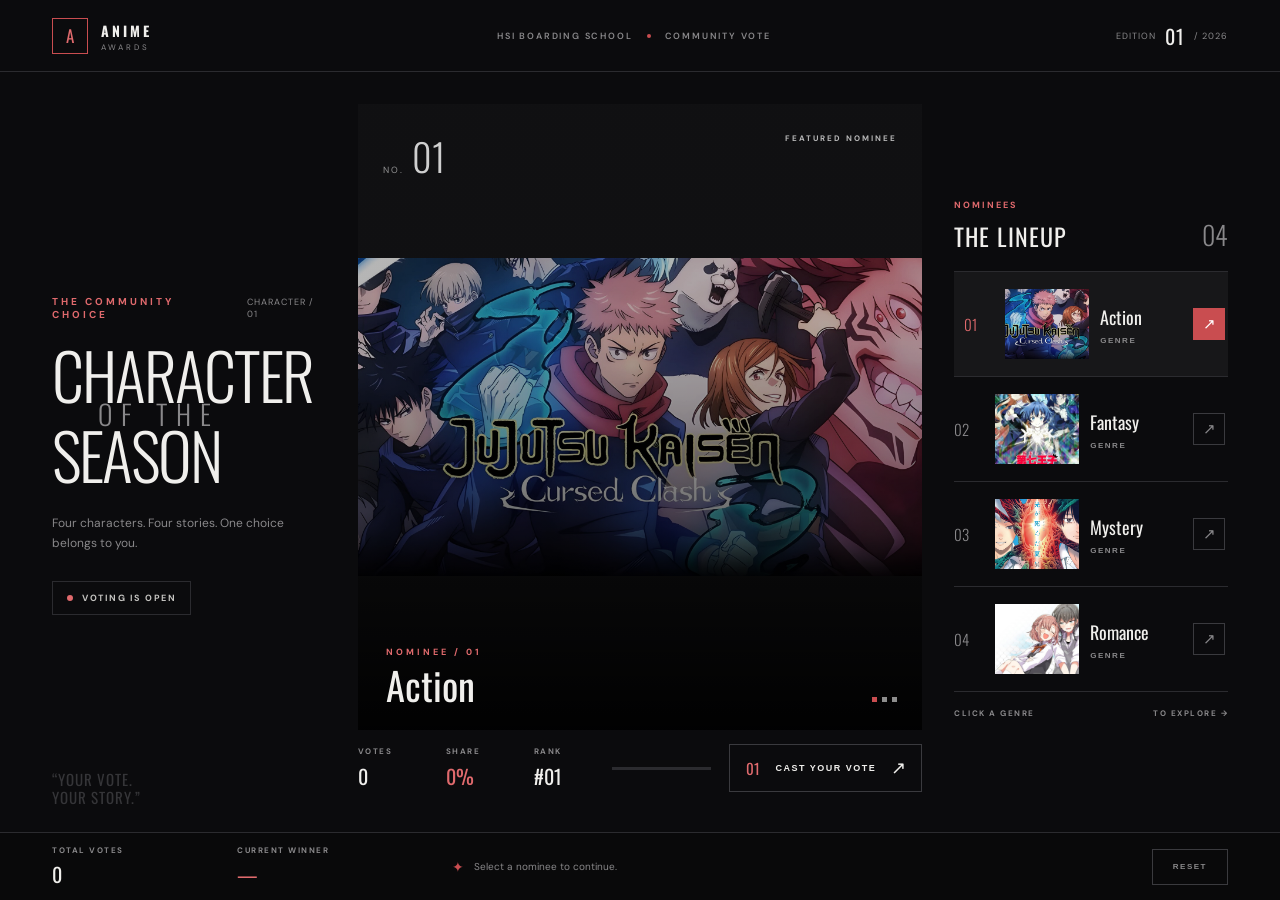
<file: monthly1/index.html>
<!DOCTYPE html>
<html lang="en">

<head>
    <meta charset="UTF-8">
    <meta name="viewport" content="width=device-width, initial-scale=1.0">

    <title>ANIME AWARDS — HSI BS</title>

    <link rel="stylesheet" href="style.css">
</head>

<body>

    <main class="app">


        <!-- ================= HEADER ================= -->

        <header class="header">

            <div class="logo">

                <div class="logo-mark">A</div>

                <div class="logo-text">
                    <strong>ANIME</strong>
                    <span>AWARDS</span>
                </div>

            </div>


            <nav class="nav">

                <span>HSI BOARDING SCHOOL</span>

                <i></i>

                <span>COMMUNITY VOTE</span>

            </nav>


            <div class="edition">

                <span>EDITION</span>

                <strong>01</strong>

                <span>/ 2026</span>

            </div>

        </header>



        <!-- ================= MAIN ================= -->

        <section class="showcase">


            <!-- LEFT SIDE -->

            <div class="intro">

                <div class="intro-top">

                    <span class="eyebrow">
                        THE COMMUNITY CHOICE
                    </span>

                    <span class="category">
                        CHARACTER / 01
                    </span>

                </div>


                <div class="intro-title">

                    <span>CHARACTER</span>

                    <span class="small-title">
                        OF THE
                    </span>

                    <span>SEASON</span>

                </div>


                <p class="intro-description">

                    Four characters.
                    Four stories.
                    One choice belongs to you.

                </p>


                <div class="status">

                    <span class="status-dot"></span>

                    VOTING IS OPEN

                </div>


                <div class="quote">

                    “YOUR VOTE.
                    <br>
                    YOUR STORY.”

                </div>

            </div>



            <!-- CENTER HERO -->

            <div class="hero">


                <div class="hero-image">

                    <img
                        id="hero-image"
                        src="images/action.jpg"
                        alt="Candidate One"
                    >


                    <div class="hero-overlay"></div>


                    <div class="hero-number">

                        <span>NO.</span>

                        <strong id="hero-number">
                            01
                        </strong>

                    </div>


                    <div class="hero-tag">
                        FEATURED NOMINEE
                    </div>


                    <div class="hero-name">

                        <span>NOMINEE / 01</span>

                        <h1 id="hero-name">
                            Candidate One
                        </h1>

                    </div>


                    <div class="hero-corner">

                        <span></span>
                        <span></span>
                        <span></span>

                    </div>

                </div>



                <!-- HERO INFO -->

                <div class="hero-info">

                    <div class="stat">

                        <span>VOTES</span>

                        <strong id="hero-votes">
                            0
                        </strong>

                    </div>


                    <div class="stat">

                        <span>SHARE</span>

                        <strong id="hero-percentage">
                            0%
                        </strong>

                    </div>


                    <div class="stat">

                        <span>RANK</span>

                        <strong id="hero-rank">
                            #01
                        </strong>

                    </div>


                    <div class="progress">

                        <div
                            id="hero-progress"
                            class="progress-fill"
                        ></div>

                    </div>


                    <button
                        id="hero-vote"
                        class="vote-button"
                    >

                        <span class="vote-number">
                            01
                        </span>

                        <span>
                            CAST YOUR VOTE
                        </span>

                        <b>↗</b>

                    </button>

                </div>

            </div>



            <!-- RIGHT SIDE -->

            <aside class="roster">


                <div class="roster-heading">

                    <div>

                        <span>NOMINEES</span>

                        <h2>
                            THE LINEUP
                        </h2>

                    </div>

                    <strong>
                        04
                    </strong>

                </div>



                <!-- CANDIDATE 01 -->

                <button
                    class="candidate active"
                    data-id="0"
                >

                    <span class="candidate-number">
                        01
                    </span>


                    <div class="candidate-image">

                        <img
                            src="images/action.jpg"
                            alt="Candidate One"
                        >

                    </div>


                    <div class="candidate-info">

                        <strong>
                            Action
                        </strong>

                        <span>
                            GENRE
                        </span>

                    </div>


                    <span class="candidate-arrow">
                        ↗
                    </span>

                </button>



                <!-- CANDIDATE 02 -->

                <button
                    class="candidate"
                    data-id="1"
                >

                    <span class="candidate-number">
                        02
                    </span>


                    <div class="candidate-image">

                        <img
                            src="images/fantasy.jpg"
                            alt="Candidate Two"
                        >

                    </div>


                    <div class="candidate-info">

                        <strong>
                            Fantasy
                        </strong>

                        <span>
                            GENRE
                        </span>

                    </div>


                    <span class="candidate-arrow">
                        ↗
                    </span>

                </button>



                <!-- CANDIDATE 03 -->

                <button
                    class="candidate"
                    data-id="2"
                >

                    <span class="candidate-number">
                        03
                    </span>


                    <div class="candidate-image">

                        <img
                            src="images/mystery.jpg"
                            alt="Candidate Three"
                        >

                    </div>


                    <div class="candidate-info">

                        <strong>
                            Mystery
                        </strong>

                        <span>
                            GENRE
                        </span>

                    </div>


                    <span class="candidate-arrow">
                        ↗
                    </span>

                </button>



                <!-- CANDIDATE 04 -->

                <button
                    class="candidate"
                    data-id="3"
                >

                    <span class="candidate-number">
                        04
                    </span>


                    <div class="candidate-image">

                        <img
                            src="images/romance.jpg"
                            alt="Candidate Four"
                        >

                    </div>


                    <div class="candidate-info">

                        <strong>
                            Romance
                        </strong>

                        <span>
                            GENRE
                        </span>

                    </div>


                    <span class="candidate-arrow">
                        ↗
                    </span>

                </button>



                <div class="roster-hint">

                    <span>CLICK A GENRE</span>

                    <span>TO EXPLORE →</span>

                </div>

            </aside>

        </section>



        <footer class="footer">


            <div class="footer-stat">

                <span>TOTAL VOTES</span>

                <strong id="total-votes">
                    0
                </strong>

            </div>


            <div class="footer-stat winner">

                <span>CURRENT WINNER</span>

                <strong id="current-winner">
                    —
                </strong>

            </div>


            <div class="feedback">

                <span>✦</span>

                <p id="feedback">
                    Select a nominee to continue.
                </p>

            </div>


            <button
                id="reset-btn"
                class="reset-button"
            >
                RESET
            </button>

        </footer>

    </main>


    <script src="script.js"></script>

</body>

</html>
</file>
<file: monthly1/style.css>
@import url(
    'https://fonts.googleapis.com/css2?family=DM+Sans:wght@400;500;600;700&family=Oswald:wght@300;400;500;600&display=swap'
);


/* =====================================================
   ROOT
===================================================== */

:root {

    --background: #0b0b0d;

    --surface: #111113;

    --surface-light: #171719;

    --border: #2b2b2f;

    --border-light: #3a3a3e;

    --text: #f0efec;

    --muted: #89888a;

    --accent: #c94d50;

    --accent-light: #e06a6d;

}


/* =====================================================
   RESET
===================================================== */

* {
    margin: 0;
    padding: 0;
    box-sizing: border-box;
}


html,
body {
    width: 100%;
    height: 100%;
}


body {

    background: var(--background);

    color: var(--text);

    font-family: "DM Sans", sans-serif;

    overflow: hidden;

}


/* =====================================================
   APP
===================================================== */

.app {

    width: 100%;

    height: 100svh;

    display: flex;

    flex-direction: column;

}


/* =====================================================
   HEADER
===================================================== */

.header {

    height: 72px;

    flex-shrink: 0;

    display: flex;

    align-items: center;

    justify-content: space-between;

    padding: 0 52px;

    border-bottom: 1px solid var(--border);

}


/* LOGO */

.logo {

    display: flex;

    align-items: center;

    gap: 13px;

}


.logo-mark {

    width: 36px;

    height: 36px;

    display: grid;

    place-items: center;

    border: 1px solid var(--accent);

    color: var(--accent-light);

    font-family: "Oswald", sans-serif;

    font-size: 17px;

}


.logo-text strong {

    display: block;

    font-family: "Oswald", sans-serif;

    font-size: 14px;

    letter-spacing: 3px;

}


.logo-text span {

    display: block;

    margin-top: 1px;

    color: var(--muted);

    font-size: 8px;

    letter-spacing: 3px;

}


/* NAV */

.nav {

    display: flex;

    align-items: center;

    gap: 14px;

    color: var(--muted);

    font-size: 9px;

    font-weight: 600;

    letter-spacing: 1.8px;

}


.nav i {

    width: 4px;

    height: 4px;

    border-radius: 50%;

    background: var(--accent);

}


/* EDITION */

.edition {

    display: flex;

    align-items: center;

    gap: 9px;

    color: var(--muted);

    font-size: 9px;

    letter-spacing: 1px;

}


.edition strong {

    color: var(--text);

    font-family: "Oswald", sans-serif;

    font-size: 20px;

    font-weight: 400;

}


/* =====================================================
   SHOWCASE
===================================================== */

.showcase {

    flex: 1;

    min-height: 0;

    display: grid;

    grid-template-columns: 0.8fr 1.65fr 0.8fr;

    gap: 32px;

    padding: 32px 52px 26px;

}


/* =====================================================
   INTRO
===================================================== */

.intro {

    position: relative;

    display: flex;

    flex-direction: column;

    justify-content: center;

}


.intro-top {

    display: flex;

    align-items: center;

    gap: 18px;

    margin-bottom: 25px;

}


.eyebrow {

    color: var(--accent-light);

    font-size: 10px;

    font-weight: 700;

    letter-spacing: 3px;

}


.category {

    color: var(--muted);

    font-size: 9px;

    letter-spacing: 1px;

}


.intro-title {

    display: flex;

    flex-direction: column;

    font-family: "Oswald", sans-serif;

    font-size: clamp(64px, 5vw, 94px);

    font-weight: 300;

    line-height: 0.88;

    letter-spacing: -2px;

}


.small-title {

    margin-left: 46px;

    color: var(--muted);

    font-size: 0.43em;

    letter-spacing: 9px;

}


.intro-description {

    max-width: 300px;

    margin-top: 30px;

    color: var(--muted);

    font-size: 12px;

    line-height: 1.7;

}


.status {

    width: fit-content;

    display: flex;

    align-items: center;

    gap: 9px;

    margin-top: 28px;

    padding: 10px 14px;

    border: 1px solid var(--border);

    color: #c5c4c1;

    font-size: 9px;

    font-weight: 700;

    letter-spacing: 1.5px;

}


.status-dot {

    width: 6px;

    height: 6px;

    border-radius: 50%;

    background: var(--accent-light);

}


.quote {

    position: absolute;

    bottom: 0;

    left: 0;

    color: #353538;

    font-family: "Oswald", sans-serif;

    font-size: 15px;

    line-height: 1.2;

    letter-spacing: 1px;

}


/* =====================================================
   HERO
===================================================== */

.hero {

    min-width: 0;

    display: flex;

    flex-direction: column;

}


.hero-image {

    position: relative;

    flex: 1;

    min-height: 0;

    overflow: hidden;

    background: var(--surface);

}


.hero-image img {
    width: 100%;
    height: 100%;
    object-fit: contain;
    object-position: center;
    display: block;

    filter: brightness(0.75) saturate(0.85);

    transition:
        transform 0.6s ease,
        opacity 0.25s ease,
        filter 0.5s ease;
}

.hero:hover img {
    transform: scale(1);
    filter: brightness(0.84) saturate(1);
}


.hero-overlay {

    position: absolute;

    inset: 0;

    background:
        linear-gradient(
            to bottom,
            rgba(0, 0, 0, 0.05) 35%,
            rgba(0, 0, 0, 0.25) 55%,
            rgba(0, 0, 0, 0.92) 100%
        );

}


/* NUMBER */

.hero-number {

    position: absolute;

    top: 24px;

    left: 25px;

    display: flex;

    align-items: baseline;

    gap: 8px;

}


.hero-number span {

    color: rgba(255,255,255,0.55);

    font-size: 9px;

    letter-spacing: 2px;

}


.hero-number strong {

    color: rgba(255,255,255,0.8);

    font-family: "Oswald", sans-serif;

    font-size: 38px;

    font-weight: 300;

}


/* TAG */

.hero-tag {

    position: absolute;

    top: 29px;

    right: 25px;

    color: rgba(255,255,255,0.7);

    font-size: 8px;

    font-weight: 700;

    letter-spacing: 2px;

}


/* NAME */

.hero-name {

    position: absolute;

    left: 28px;

    bottom: 27px;

}


.hero-name > span {

    color: var(--accent-light);

    font-size: 9px;

    font-weight: 700;

    letter-spacing: 3px;

}


.hero-name h1 {

    margin-top: 8px;

    font-family: "Oswald", sans-serif;

    font-size: clamp(36px, 3vw, 58px);

    font-weight: 400;

    line-height: 0.9;

}


/* CORNER */

.hero-corner {

    position: absolute;

    right: 25px;

    bottom: 28px;

    display: flex;

    gap: 5px;

}


.hero-corner span {

    width: 5px;

    height: 5px;

    background: rgba(255,255,255,0.55);

}


.hero-corner span:first-child {

    background: var(--accent);

}


/* =====================================================
   HERO INFO
===================================================== */

.hero-info {

    height: 76px;

    flex-shrink: 0;

    display: grid;

    grid-template-columns: 70px 70px 60px 1fr auto;

    align-items: center;

    gap: 18px;

}


.stat {

    display: flex;

    flex-direction: column;

}


.stat span {

    color: var(--muted);

    font-size: 8px;

    font-weight: 700;

    letter-spacing: 1.5px;

}


.stat strong {

    margin-top: 5px;

    font-family: "Oswald", sans-serif;

    font-size: 20px;

    font-weight: 400;

}


.stat:nth-child(2) strong {

    color: var(--accent-light);

}


/* PROGRESS */

.progress {

    height: 3px;

    background: var(--border);

}


.progress-fill {

    width: 0%;

    height: 100%;

    background: var(--accent);

    transition: width 0.3s ease;

}


/* =====================================================
   VOTE BUTTON
===================================================== */

.vote-button {

    height: 48px;

    min-width: 190px;

    display: flex;

    align-items: center;

    border: 1px solid var(--border-light);

    background: transparent;

    color: var(--text);

    cursor: pointer;

    overflow: hidden;

    transition: 0.25s ease;

}


.vote-button::before {

    content: "";

    position: absolute;

    width: 0;

    height: 48px;

    background: var(--accent);

    transition: width 0.3s ease;

}


.vote-button {

    position: relative;

}


.vote-button:hover::before {

    width: 100%;

}


.vote-button > span,
.vote-button > b {

    position: relative;

    z-index: 2;

}


.vote-number {

    width: 45px;

    font-family: "Oswald", sans-serif;

    font-size: 15px;

    color: var(--accent-light);

}


.vote-button > span:nth-child(2) {

    flex: 1;

    font-size: 9px;

    font-weight: 700;

    letter-spacing: 1.5px;

}


.vote-button b {

    width: 45px;

    font-size: 18px;

    font-weight: 400;

}


/* =====================================================
   ROSTER
===================================================== */

.roster {

    min-width: 0;

    display: flex;

    flex-direction: column;

    justify-content: center;

}


.roster-heading {

    display: flex;

    align-items: flex-end;

    justify-content: space-between;

    padding-bottom: 17px;

    border-bottom: 1px solid var(--border);

}


.roster-heading span {

    color: var(--accent-light);

    font-size: 9px;

    font-weight: 700;

    letter-spacing: 2px;

}


.roster-heading h2 {

    margin-top: 5px;

    font-family: "Oswald", sans-serif;

    font-size: 24px;

    font-weight: 400;

    letter-spacing: 1px;

}


.roster-heading > strong {

    color: var(--muted);

    font-family: "Oswald", sans-serif;

    font-size: 26px;

    font-weight: 300;

}


/* =====================================================
   CANDIDATE
===================================================== */

.candidate {

    width: 100%;

    height: 105px;

    display: grid;

    grid-template-columns: 28px 82px 1fr 35px;

    align-items: center;

    gap: 13px;

    border: 0;

    border-bottom: 1px solid var(--border);

    background: transparent;

    color: var(--text);

    text-align: left;

    cursor: pointer;

    transition:
        background 0.25s ease,
        padding 0.25s ease;

}


.candidate:hover {

    padding-left: 7px;

    background: var(--surface-light);

}


.candidate.active {

    background: var(--surface-light);

    padding-left: 10px;

}


.candidate-number {

    color: var(--muted);

    font-family: "Oswald", sans-serif;

    font-size: 15px;

    font-weight: 300;

}


.candidate.active .candidate-number {

    color: var(--accent-light);

}


/* IMAGE */

.candidate-image {
    width: 84px;
    height: 70px;
    overflow: hidden;
    flex-shrink: 0;
}

.candidate-image img {
    width: 100%;
    height: 100%;
    object-fit: cover;
    object-position: center;
    display: block;
}


.candidate:hover img,
.candidate.active img {

    filter: grayscale(0%) brightness(0.9);

    transform: scale(1.05);

}


/* INFO */

.candidate-info {

    min-width: 0;

}


.candidate-info strong {

    display: block;

    font-family: "Oswald", sans-serif;

    font-size: 18px;

    font-weight: 400;

    white-space: nowrap;

    overflow: hidden;

    text-overflow: ellipsis;

}


.candidate-info span {

    display: block;

    margin-top: 6px;

    color: var(--muted);

    font-size: 8px;

    font-weight: 700;

    letter-spacing: 1.5px;

}


/* ARROW */

.candidate-arrow {

    width: 32px;

    height: 32px;

    display: grid;

    place-items: center;

    border: 1px solid var(--border-light);

    color: var(--muted);

    font-size: 15px;

    transition: 0.25s ease;

}


.candidate:hover .candidate-arrow,
.candidate.active .candidate-arrow {

    border-color: var(--accent);

    background: var(--accent);

    color: white;

}


/* HINT */

.roster-hint {

    display: flex;

    justify-content: space-between;

    margin-top: 16px;

    color: var(--muted);

    font-size: 8px;

    font-weight: 700;

    letter-spacing: 1.5px;

}


/* =====================================================
   FOOTER
===================================================== */

.footer {

    height: 68px;

    flex-shrink: 0;

    display: grid;

    grid-template-columns: 150px 180px 1fr auto;

    align-items: center;

    gap: 35px;

    padding: 0 52px;

    border-top: 1px solid var(--border);

    background: #09090a;

}


.footer-stat {

    display: flex;

    flex-direction: column;

}


.footer-stat span {

    color: var(--muted);

    font-size: 8px;

    font-weight: 700;

    letter-spacing: 1.5px;

}


.footer-stat strong {

    margin-top: 4px;

    font-family: "Oswald", sans-serif;

    font-size: 20px;

    font-weight: 400;

}


.footer-stat.winner strong {

    color: var(--accent-light);

}


.feedback {

    display: flex;

    align-items: center;

    gap: 10px;

}


.feedback span {

    color: var(--accent);

    font-size: 14px;

}


.feedback p {

    color: var(--muted);

    font-size: 10px;

}


.reset-button {

    height: 36px;

    padding: 0 20px;

    border: 1px solid var(--border-light);

    background: transparent;

    color: var(--muted);

    cursor: pointer;

    font-size: 8px;

    font-weight: 700;

    letter-spacing: 1.5px;

    transition: 0.2s ease;

}


.reset-button:hover {

    border-color: var(--accent);

    color: var(--accent-light);

}


/* =====================================================
   TABLET
===================================================== */

@media (max-width: 1100px) {

    body {
        overflow: auto;
    }


    .app {

        height: auto;

        min-height: 100svh;

    }


    .showcase {

        grid-template-columns: 1fr 1.5fr;

    }


    .roster {

        grid-column: 1 / -1;

    }


    .candidate {

        display: inline-grid;

        width: 24%;

        border: 1px solid var(--border);

        margin-right: 0.5%;

    }


    .roster {

        display: block;

    }


    .roster-heading {

        margin-bottom: 10px;

    }


    .roster-hint {

        display: none;

    }

}


/* =====================================================
   MOBILE
===================================================== */

@media (max-width: 700px) {

    .header {

        height: 62px;

        padding: 0 18px;

    }


    .nav {

        display: none;

    }


    .edition {

        font-size: 8px;

    }


    .showcase {

        display: flex;

        flex-direction: column;

        padding: 25px 18px;

    }


    .intro {

        min-height: 280px;

    }


    .intro-title {

        font-size: 62px;

    }


    .hero {

        min-height: 430px;

    }


    .hero-info {

        grid-template-columns: repeat(3, 1fr);

        height: auto;

        padding: 15px 0;

    }


    .progress {

        grid-column: 1 / -1;

    }


    .vote-button {

        grid-column: 1 / -1;

        width: 100%;

    }


    .roster {

        display: flex;

    }


    .candidate {

        width: 100%;

        height: 90px;

        margin: 0;

        border: 0;

        border-bottom: 1px solid var(--border);

    }


    .footer {

        height: auto;

        grid-template-columns: 1fr 1fr;

        padding: 15px 18px;

    }


    .feedback {

        grid-column: 1 / -1;

    }

}
</file>
